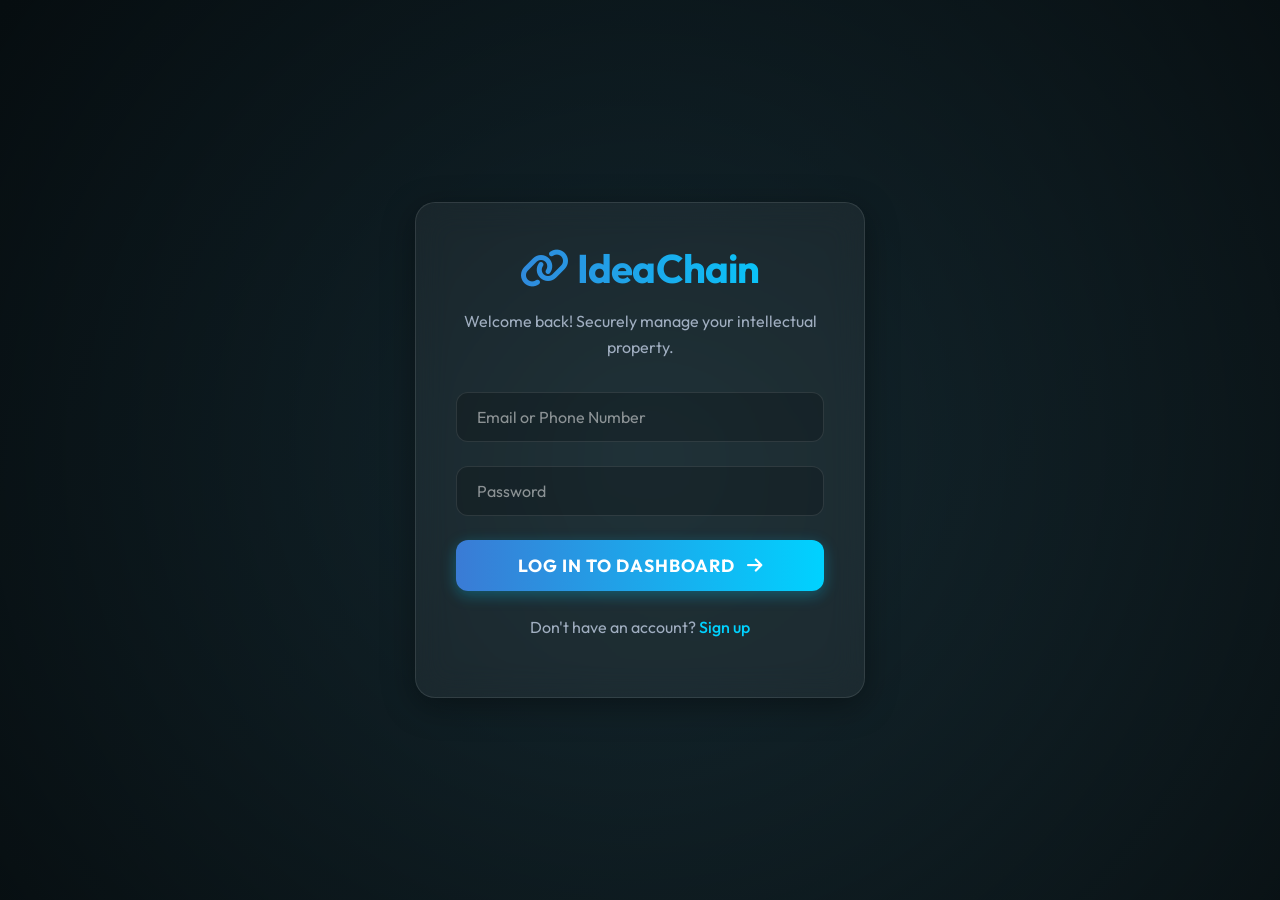
<file: ideachain/static/index.html>
<!DOCTYPE html>
<html lang="en">
<head>
    <meta charset="UTF-8">
    <meta name="viewport" content="width=device-width, initial-scale=1.0">
    <title>IdeaChain - Protect Your Innovations</title>
    <link rel="stylesheet" href="css/style.css">
    <link rel="stylesheet" href="https://cdnjs.cloudflare.com/ajax/libs/font-awesome/6.4.0/css/all.min.css">
</head>
<body>
    <div id="toast-container"></div>
    
    <div class="auth-container">
        <!-- Login Form -->
        <div id="login-view" class="auth-box glass-panel hover-active">
            <div style="text-align: center; margin-bottom: 2rem;">
                <h1><i class="fa-solid fa-link"></i> IdeaChain</h1>
                <p>Welcome back! Securely manage your intellectual property.</p>
            </div>
            <form id="login-form">
                <div class="form-group">
                    <input type="text" id="login-identifier" placeholder="Email or Phone Number" required>
                </div>
                <div class="form-group">
                    <input type="password" id="login-password" placeholder="Password" required>
                </div>
                <button type="submit">Log In to Dashboard <i class="fa-solid fa-arrow-right" style="margin-left: 8px;"></i></button>
            </form>
            <p style="text-align: center; margin-top: 1.5rem;">
                Don't have an account? <a onclick="toggleAuthView('signup')">Sign up</a>
            </p>
        </div>

        <!-- Signup Form -->
        <div id="signup-view" class="auth-box glass-panel hover-active hidden">
            <div style="text-align: center; margin-bottom: 2rem;">
                <h2>Create Account</h2>
                <p>Join the blockchain-inspired innovation network.</p>
            </div>
            <form id="signup-form">
                <div class="form-group">
                    <input type="text" id="signup-name" placeholder="Full Name" required>
                </div>
                <div class="form-group">
                    <input type="tel" id="signup-phone" placeholder="Phone Number" required>
                </div>
                <div class="form-group">
                    <input type="email" id="signup-email" placeholder="Email Address" required>
                </div>
                <div class="grid-2">
                    <div class="form-group">
                        <input type="password" id="signup-password" placeholder="Password" required>
                    </div>
                    <div class="form-group">
                        <input type="password" id="signup-confirm" placeholder="Confirm Password" required>
                    </div>
                </div>
                <button type="submit">Create Account <i class="fa-solid fa-user-plus" style="margin-left: 8px;"></i></button>
            </form>
            <p style="text-align: center; margin-top: 1.5rem;">
                Already have an account? <a onclick="toggleAuthView('login')">Log in</a>
            </p>
        </div>
    </div>

    <script src="js/app.js?v=3"></script>
    <script>
        if(localStorage.getItem('token')) {
            window.location.href = 'dashboard.html';
        }
        function toggleAuthView(view) {
            if(view === 'login') {
                document.getElementById('login-view').classList.remove('hidden');
                document.getElementById('signup-view').classList.add('hidden');
            } else {
                document.getElementById('login-view').classList.add('hidden');
                document.getElementById('signup-view').classList.remove('hidden');
            }
        }
    </script>
</body>
</html>
</file>
<file: ideachain/static/css/style.css>
@import url('https://fonts.googleapis.com/css2?family=Outfit:wght@300;400;500;600;700;800&display=swap');

:root {
    --bg-gradient: linear-gradient(135deg, #0f2027, #203a43, #2c5364);
    --glass-bg: rgba(255, 255, 255, 0.05);
    --glass-border: rgba(255, 255, 255, 0.1);
    --glass-shadow: 0 8px 32px 0 rgba(0, 0, 0, 0.37);
    --text-primary: #ffffff;
    --text-muted: #a0aec0;
    --accent-primary: #00d2ff;
    --accent-secondary: #3a7bd5;
    --danger: #ff4b2b;
    --success: #00b09b;
    --warning: #f2c94c;
}

* {
    box-sizing: border-box;
    margin: 0;
    padding: 0;
    font-family: 'Outfit', sans-serif;
}

body {
    background: var(--bg-gradient);
    background-size: 400% 400%;
    animation: gradientBG 15s ease infinite;
    min-height: 100vh;
    color: var(--text-primary);
    overflow-x: hidden;
}

@keyframes gradientBG {
    0% { background-position: 0% 50%; }
    50% { background-position: 100% 50%; }
    100% { background-position: 0% 50%; }
}

/* Typography elements */
h1, h2, h3, h4 { font-weight: 700; margin-bottom: 1rem; letter-spacing: -0.02em; }
h1 { font-size: 2.5rem; background: -webkit-linear-gradient(right, var(--accent-primary), var(--accent-secondary));
    -webkit-background-clip: text; -webkit-text-fill-color: transparent; }
p { margin-bottom: 1rem; color: var(--text-muted); line-height: 1.6; }
a { color: var(--accent-primary); text-decoration: none; cursor: pointer; transition: all 0.3s; font-weight: 500;}
a:hover { color: #fff; text-shadow: 0 0 8px rgba(0, 210, 255, 0.6); }

/* Utilities */
.hidden { display: none !important; }

/* Glassmorphism Card */
.glass-panel {
    background: var(--glass-bg);
    backdrop-filter: blur(16px);
    -webkit-backdrop-filter: blur(16px);
    border-radius: 20px;
    border: 1px solid var(--glass-border);
    box-shadow: var(--glass-shadow);
    padding: 2.5rem;
    position: relative;
    overflow: hidden;
    transition: transform 0.3s cubic-bezier(0.175, 0.885, 0.32, 1.275);
}

.glass-panel::before {
    content: '';
    position: absolute;
    top: 0; left: -100%;
    width: 50%; height: 100%;
    background: linear-gradient(90deg, transparent, rgba(255,255,255,0.05), transparent);
    transform: skewX(-20deg);
    animation: shine 6s infinite;
}

@keyframes shine {
    0% { left: -100%; }
    20% { left: 200%; }
    100% { left: 200%; }
}

.glass-panel.hover-active:hover {
    transform: translateY(-5px);
    border-color: rgba(255,255,255,0.3);
}

/* Forms */
.form-group {
    margin-bottom: 1.5rem;
    position: relative;
}

input, select, textarea {
    width: 100%;
    padding: 14px 20px;
    border-radius: 12px;
    border: 1px solid var(--glass-border);
    background: rgba(0, 0, 0, 0.2);
    color: #fff;
    outline: none;
    font-size: 1rem;
    transition: all 0.3s;
}

input::placeholder, textarea::placeholder { color: rgba(255, 255, 255, 0.5); }
input:focus, select:focus, textarea:focus { 
    background: rgba(0, 0, 0, 0.4); 
    border-color: var(--accent-primary); 
    box-shadow: 0 0 15px rgba(0, 210, 255, 0.2);
}

select option { background: #2c5364; color: #fff; }

button {
    width: 100%;
    padding: 14px;
    border: none;
    border-radius: 12px;
    background: linear-gradient(90deg, var(--accent-secondary), var(--accent-primary));
    color: white;
    font-weight: 700;
    font-size: 1.1rem;
    cursor: pointer;
    transition: all 0.3s;
    box-shadow: 0 4px 15px rgba(0, 210, 255, 0.3);
    text-transform: uppercase;
    letter-spacing: 1px;
}

button:hover { 
    box-shadow: 0 6px 20px rgba(0, 210, 255, 0.5); 
    transform: translateY(-2px);
}
button:active { transform: scale(0.98); }

button.secondary {
    background: rgba(255,255,255,0.1);
    border: 1px solid var(--glass-border);
    box-shadow: none;
}
button.secondary:hover {
    background: rgba(255,255,255,0.2);
}

button.danger {
    background: linear-gradient(90deg, #ff416c, #ff4b2b);
    box-shadow: 0 4px 15px rgba(255, 75, 43, 0.3);
}

/* Layouts */
.auth-container {
    display: flex;
    justify-content: center;
    align-items: center;
    min-height: 100vh;
    padding: 2rem;
    background: radial-gradient(circle at center, transparent 0%, rgba(0,0,0,0.6) 100%);
}

.auth-box {
    width: 100%;
    max-width: 450px;
    animation: floatUp 0.8s cubic-bezier(0.165, 0.84, 0.44, 1);
}

@keyframes floatUp {
    0% { opacity: 0; transform: translateY(40px); }
    100% { opacity: 1; transform: translateY(0); }
}

.dashboard-layout {
    display: grid;
    grid-template-columns: 280px 1fr;
    min-height: 100vh;
}

/* Header & Sidebar */
header {
    background: rgba(0, 0, 0, 0.3);
    backdrop-filter: blur(10px);
    padding: 1rem 2.5rem;
    display: flex;
    justify-content: space-between;
    align-items: center;
    grid-column: 1 / -1;
    border-bottom: 1px solid var(--glass-border);
    z-index: 10;
}

.sidebar {
    background: rgba(0, 0, 0, 0.2);
    padding: 2.5rem 1.5rem;
    display: flex;
    flex-direction: column;
    gap: 1rem;
    border-right: 1px solid var(--glass-border);
    border-radius: 0;
}

.sidebar a {
    padding: 14px 20px;
    border-radius: 12px;
    color: var(--text-muted);
    transition: all 0.3s;
    font-weight: 600;
    display: flex;
    align-items: center;
    gap: 12px;
}

.sidebar a:hover, .sidebar a.active {
    background: linear-gradient(90deg, rgba(0, 210, 255, 0.1), transparent);
    color: var(--accent-primary);
    border-left: 3px solid var(--accent-primary);
}

/* Main Content Area */
main.content {
    padding: 3rem;
    display: flex;
    flex-direction: column;
    gap: 2rem;
    height: calc(100vh - 80px); /* header height approx */
    overflow-y: auto;
}

main.content::-webkit-scrollbar { width: 8px; }
main.content::-webkit-scrollbar-track { background: transparent; }
main.content::-webkit-scrollbar-thumb { background: rgba(255,255,255,0.2); border-radius: 4px; }

.section-container {
    max-width: 1000px;
    width: 100%;
    animation: fadeInScale 0.5s ease;
}

@keyframes fadeInScale {
    0% { opacity: 0; transform: scale(0.98); }
    100% { opacity: 1; transform: scale(1); }
}

/* Data Cards */
.data-card, .idea-card, .notif-card, .profile-card, .collab-card {
    background: rgba(255, 255, 255, 0.03);
    padding: 1.5rem 2rem;
    border-radius: 16px;
    margin-bottom: 1.5rem;
    border: 1px solid rgba(255, 255, 255, 0.08);
    transition: all 0.3s;
}

.data-card:hover, .idea-card:hover, .collab-card:hover {
    background: rgba(255, 255, 255, 0.08);
    transform: translateY(-3px);
    box-shadow: 0 10px 25px rgba(0,0,0,0.2);
}

.risk-alert {
    padding: 1.5rem;
    border-radius: 12px;
    margin-top: 1.5rem;
    font-weight: 700;
    display: flex;
    align-items: center;
    gap: 15px;
    font-size: 1.1rem;
    animation: pulseRisk 2s infinite;
}

@keyframes pulseRisk {
    0% { box-shadow: 0 0 0 0 rgba(0,0,0,0.2); }
    70% { box-shadow: 0 0 0 10px rgba(0,0,0,0); }
    100% { box-shadow: 0 0 0 0 rgba(0,0,0,0); }
}

.risk-high { 
    background: linear-gradient(135deg, rgba(255, 75, 43, 0.2), rgba(255, 65, 108, 0.2));
    border: 1px solid var(--danger);
    color: #ff9a9e;
}
.risk-low { 
    background: linear-gradient(135deg, rgba(0, 176, 155, 0.2), rgba(150, 201, 61, 0.2));
    border: 1px solid var(--success);
    color: #a8ff78;
}

/* Toasts */
#toast-container {
    position: fixed;
    bottom: 30px;
    right: 30px;
    z-index: 1000;
    display: flex;
    flex-direction: column;
    gap: 10px;
}
.toast {
    background: rgba(15, 32, 39, 0.95);
    backdrop-filter: blur(10px);
    border-left: 4px solid var(--accent-primary);
    color: white;
    padding: 16px 24px;
    border-radius: 8px;
    box-shadow: 0 10px 30px rgba(0,0,0,0.3);
    font-weight: 500;
    animation: slideInRight 0.4s cubic-bezier(0.175, 0.885, 0.32, 1.275) forwards, slideOutRight 0.4s 4s forwards;
}

@keyframes slideInRight {
    0% { opacity: 0; transform: translateX(100%); }
    100% { opacity: 1; transform: translateX(0); }
}
@keyframes slideOutRight {
    0% { opacity: 1; transform: translateX(0); }
    100% { opacity: 0; transform: translateX(120%); }
}

/* Badges */
.badge {
    padding: 6px 12px;
    border-radius: 20px;
    font-size: 0.75rem;
    font-weight: 700;
    text-transform: uppercase;
    letter-spacing: 1px;
}
.badge-pending { background: rgba(242, 201, 76, 0.2); color: var(--warning); border: 1px solid var(--warning); }
.badge-accepted { background: rgba(0, 176, 155, 0.2); color: var(--success); border: 1px solid var(--success); }
.badge-category { background: rgba(0, 210, 255, 0.1); color: var(--accent-primary); border: 1px solid var(--accent-primary); float: right;}

.grid-2 {
    display: grid;
    grid-template-columns: 1fr 1fr;
    gap: 1.5rem;
}
</file>
